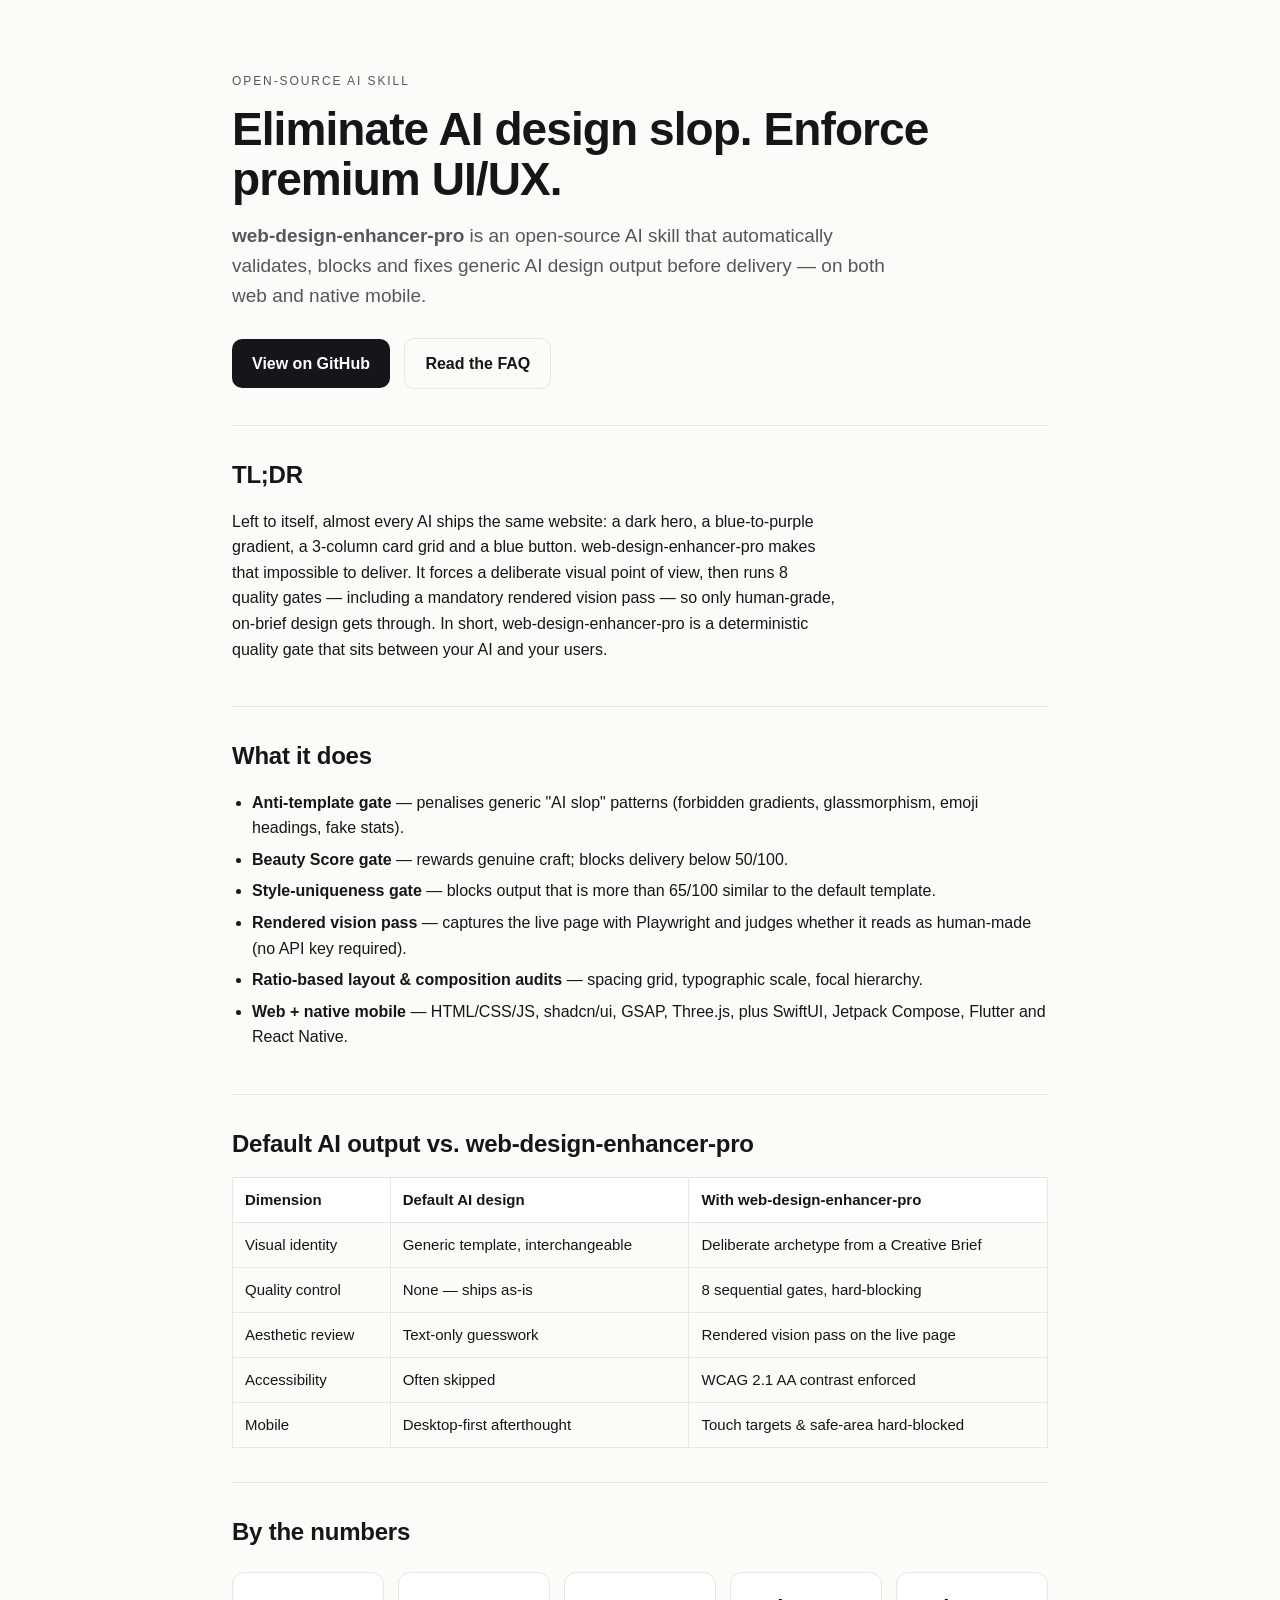
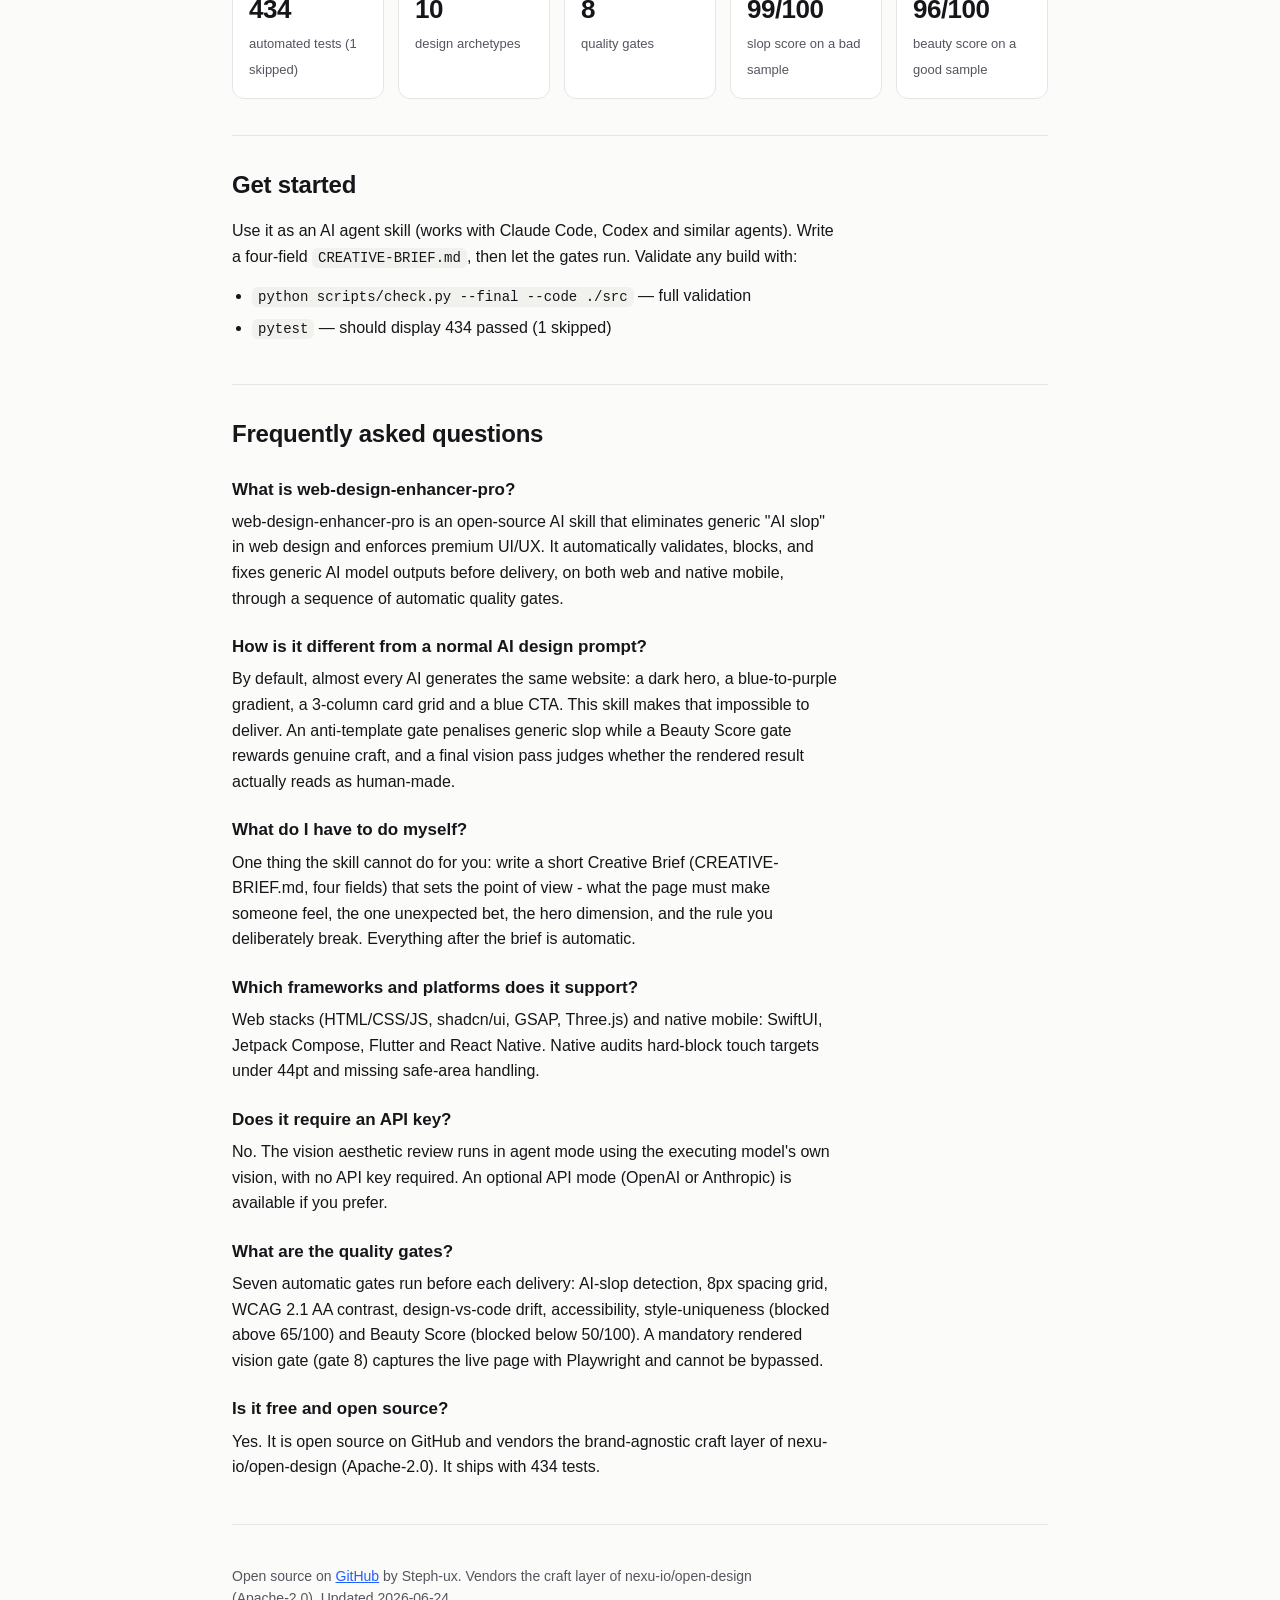
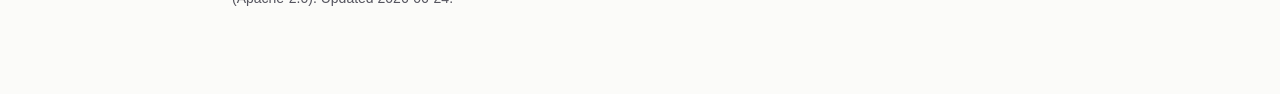
<file: docs/index.html>
<!DOCTYPE html>
<html lang="en">
<head>
  <meta charset="utf-8">
  <meta name="viewport" content="width=device-width, initial-scale=1">
  <meta name="google-site-verification" content="J6IOI6vsc8SEsR2hAfe1HQmJ8Vh9-Wqe3TaEmRgOsQE" />
  <title>web-design-enhancer-pro — Eliminate AI design slop, enforce premium UI/UX</title>
  <meta name="description" content="Open-source AI skill that eliminates generic AI slop in web and mobile design and enforces premium UI/UX through sequential quality gates, ratio-based composition audits and a rendered vision pass.">
  <meta name="author" content="Steph-ux">
  <link rel="canonical" href="https://steph-ux.github.io/web-design-enhancer/">
  <meta property="og:type" content="website">
  <meta property="og:site_name" content="web-design-enhancer-pro">
  <meta property="og:title" content="web-design-enhancer-pro — Eliminate AI design slop">
  <meta property="og:description" content="An AI skill that blocks generic AI design and enforces premium, human-grade UI/UX. Open source, 434 tests, web + native mobile.">
  <meta property="og:url" content="https://steph-ux.github.io/web-design-enhancer/">
  <script type="application/ld+json">
{
  "@context": "https://schema.org",
  "@type": "SoftwareApplication",
  "name": "web-design-enhancer-pro",
  "applicationCategory": "DeveloperApplication",
  "operatingSystem": "Cross-platform (Web, iOS, Android)",
  "description": "An AI skill that eliminates generic AI slop in web design and enforces premium UI/UX via sequential quality gates, ratio-based layout/composition audits and a rendered vision pass.",
  "url": "https://steph-ux.github.io/web-design-enhancer/",
  "codeRepository": "https://github.com/Steph-ux/web-design-enhancer",
  "programmingLanguage": "Python",
  "author": {
    "@context": "https://schema.org",
    "@type": "Person",
    "name": "Steph-ux",
    "url": "https://github.com/Steph-ux"
  },
  "datePublished": "2026-06-24",
  "dateModified": "2026-06-24",
  "license": "https://github.com/Steph-ux/web-design-enhancer/blob/main/LICENSES/open-design-APACHE-2.0.txt",
  "offers": {
    "@type": "Offer",
    "price": "0",
    "priceCurrency": "USD"
  },
  "keywords": "AI design, anti-slop, UI/UX, design system, web design, accessibility, WCAG, GSAP, shadcn/ui, Claude Code, Codex"
}
  </script>
  <script type="application/ld+json">
{
  "@context": "https://schema.org",
  "@type": "Person",
  "name": "Steph-ux",
  "url": "https://github.com/Steph-ux"
}
  </script>
  <script type="application/ld+json">
{
  "@context": "https://schema.org",
  "@type": "WebPage",
  "name": "web-design-enhancer-pro",
  "url": "https://steph-ux.github.io/web-design-enhancer/",
  "inLanguage": "en",
  "datePublished": "2026-06-24",
  "dateModified": "2026-06-24",
  "about": {
    "@type": "SoftwareApplication",
    "name": "web-design-enhancer-pro"
  },
  "author": {
    "@context": "https://schema.org",
    "@type": "Person",
    "name": "Steph-ux",
    "url": "https://github.com/Steph-ux"
  }
}
  </script>
  <script type="application/ld+json">
{
  "@context": "https://schema.org",
  "@type": "FAQPage",
  "mainEntity": [
    {
      "@type": "Question",
      "name": "What is web-design-enhancer-pro?",
      "acceptedAnswer": {
        "@type": "Answer",
        "text": "web-design-enhancer-pro is an open-source AI skill that eliminates generic \"AI slop\" in web design and enforces premium UI/UX. It automatically validates, blocks, and fixes generic AI model outputs before delivery, on both web and native mobile, through a sequence of automatic quality gates."
      }
    },
    {
      "@type": "Question",
      "name": "How is it different from a normal AI design prompt?",
      "acceptedAnswer": {
        "@type": "Answer",
        "text": "By default, almost every AI generates the same website: a dark hero, a blue-to-purple gradient, a 3-column card grid and a blue CTA. This skill makes that impossible to deliver. An anti-template gate penalises generic slop while a Beauty Score gate rewards genuine craft, and a final vision pass judges whether the rendered result actually reads as human-made."
      }
    },
    {
      "@type": "Question",
      "name": "What do I have to do myself?",
      "acceptedAnswer": {
        "@type": "Answer",
        "text": "One thing the skill cannot do for you: write a short Creative Brief (CREATIVE-BRIEF.md, four fields) that sets the point of view - what the page must make someone feel, the one unexpected bet, the hero dimension, and the rule you deliberately break. Everything after the brief is automatic."
      }
    },
    {
      "@type": "Question",
      "name": "Which frameworks and platforms does it support?",
      "acceptedAnswer": {
        "@type": "Answer",
        "text": "Web stacks (HTML/CSS/JS, shadcn/ui, GSAP, Three.js) and native mobile: SwiftUI, Jetpack Compose, Flutter and React Native. Native audits hard-block touch targets under 44pt and missing safe-area handling."
      }
    },
    {
      "@type": "Question",
      "name": "Does it require an API key?",
      "acceptedAnswer": {
        "@type": "Answer",
        "text": "No. The vision aesthetic review runs in agent mode using the executing model's own vision, with no API key required. An optional API mode (OpenAI or Anthropic) is available if you prefer."
      }
    },
    {
      "@type": "Question",
      "name": "What are the quality gates?",
      "acceptedAnswer": {
        "@type": "Answer",
        "text": "Seven automatic gates run before each delivery: AI-slop detection, 8px spacing grid, WCAG 2.1 AA contrast, design-vs-code drift, accessibility, style-uniqueness (blocked above 65/100) and Beauty Score (blocked below 50/100). A mandatory rendered vision gate (gate 8) captures the live page with Playwright and cannot be bypassed."
      }
    },
    {
      "@type": "Question",
      "name": "Is it free and open source?",
      "acceptedAnswer": {
        "@type": "Answer",
        "text": "Yes. It is open source on GitHub and vendors the brand-agnostic craft layer of nexu-io/open-design (Apache-2.0). It ships with 434 tests."
      }
    }
  ]
}
  </script>
  <style>
    :root{--ink:#16161a;--sub:#55555f;--line:#e6e6e9;--bg:#fbfbf9;--accent:#1f5fff;--paper:#ffffff}
    *{box-sizing:border-box}
    body{margin:0;background:var(--bg);color:var(--ink);
      font:16px/1.6 ui-sans-serif,-apple-system,Segoe UI,Inter,Helvetica,Arial,sans-serif;
      -webkit-font-smoothing:antialiased}
    .wrap{max-width:860px;margin:0 auto;padding:0 22px}
    header{padding:72px 0 36px}
    .eyebrow{font-size:12px;letter-spacing:.16em;text-transform:uppercase;color:var(--sub);margin:0 0 14px}
    h1{font-size:clamp(30px,5vw,46px);line-height:1.08;letter-spacing:-.02em;margin:0 0 16px;font-weight:680}
    .lede{font-size:19px;color:var(--sub);max-width:62ch;margin:0 0 26px}
    .cta{display:inline-flex;gap:10px;align-items:center;background:var(--ink);color:#fff;
      text-decoration:none;padding:12px 20px;border-radius:10px;font-weight:600}
    .cta.secondary{background:transparent;color:var(--ink);border:1px solid var(--line);margin-left:10px}
    section{padding:30px 0;border-top:1px solid var(--line)}
    h2{font-size:24px;letter-spacing:-.01em;margin:0 0 14px;font-weight:660}
    h3{font-size:17px;margin:22px 0 6px;font-weight:640}
    p{margin:0 0 14px;max-width:68ch}
    ul{margin:0 0 14px;padding-left:20px}
    li{margin:6px 0}
    .stats{display:flex;flex-wrap:wrap;gap:14px;list-style:none;padding:0;margin:6px 0 0}
    .stats li{flex:1 1 130px;background:var(--paper);border:1px solid var(--line);
      border-radius:12px;padding:16px}
    .stats b{display:block;font-size:26px;letter-spacing:-.02em}
    .stats span{color:var(--sub);font-size:13px}
    table{border-collapse:collapse;width:100%;margin:6px 0 4px;font-size:15px}
    th,td{border:1px solid var(--line);padding:10px 12px;text-align:left;vertical-align:top}
    th{background:var(--paper);font-weight:640}
    code{background:#f1f1ee;padding:2px 6px;border-radius:6px;font-size:14px}
    footer{padding:40px 0 70px;color:var(--sub);font-size:14px;border-top:1px solid var(--line)}
    a{color:var(--accent)}
  </style>
</head>
<body>
  <div class="wrap">
    <header>
      <p class="eyebrow">Open-source AI skill</p>
      <h1>Eliminate AI design slop. Enforce premium UI/UX.</h1>
      <p class="lede"><strong>web-design-enhancer-pro</strong> is an open-source AI skill that automatically validates, blocks and fixes generic AI design output before delivery — on both web and native mobile.</p>
      <a class="cta" href="https://github.com/Steph-ux/web-design-enhancer">View on GitHub</a>
      <a class="cta secondary" href="#faq">Read the FAQ</a>
    </header>

    <section id="tldr">
      <h2>TL;DR</h2>
      <p>Left to itself, almost every AI ships the same website: a dark hero, a blue-to-purple gradient, a 3-column card grid and a blue button. web-design-enhancer-pro makes that impossible to deliver. It forces a deliberate visual point of view, then runs 8 quality gates — including a mandatory rendered vision pass — so only human-grade, on-brief design gets through. In short, web-design-enhancer-pro is a deterministic quality gate that sits between your AI and your users.</p>
    </section>

    <section id="features">
      <h2>What it does</h2>
      <ul>
        <li><strong>Anti-template gate</strong> — penalises generic "AI slop" patterns (forbidden gradients, glassmorphism, emoji headings, fake stats).</li>
        <li><strong>Beauty Score gate</strong> — rewards genuine craft; blocks delivery below 50/100.</li>
        <li><strong>Style-uniqueness gate</strong> — blocks output that is more than 65/100 similar to the default template.</li>
        <li><strong>Rendered vision pass</strong> — captures the live page with Playwright and judges whether it reads as human-made (no API key required).</li>
        <li><strong>Ratio-based layout &amp; composition audits</strong> — spacing grid, typographic scale, focal hierarchy.</li>
        <li><strong>Web + native mobile</strong> — HTML/CSS/JS, shadcn/ui, GSAP, Three.js, plus SwiftUI, Jetpack Compose, Flutter and React Native.</li>
      </ul>
    </section>

    <section id="compare">
      <h2>Default AI output vs. web-design-enhancer-pro</h2>
      <table>
        <thead><tr><th>Dimension</th><th>Default AI design</th><th>With web-design-enhancer-pro</th></tr></thead>
        <tbody>
          <tr><td>Visual identity</td><td>Generic template, interchangeable</td><td>Deliberate archetype from a Creative Brief</td></tr>
          <tr><td>Quality control</td><td>None — ships as-is</td><td>8 sequential gates, hard-blocking</td></tr>
          <tr><td>Aesthetic review</td><td>Text-only guesswork</td><td>Rendered vision pass on the live page</td></tr>
          <tr><td>Accessibility</td><td>Often skipped</td><td>WCAG 2.1 AA contrast enforced</td></tr>
          <tr><td>Mobile</td><td>Desktop-first afterthought</td><td>Touch targets &amp; safe-area hard-blocked</td></tr>
        </tbody>
      </table>
    </section>

    <section id="numbers">
      <h2>By the numbers</h2>
      <ul class="stats">
        <li><b>434</b><span>automated tests (1 skipped)</span></li>
        <li><b>10</b><span>design archetypes</span></li>
        <li><b>8</b><span>quality gates</span></li>
        <li><b>99/100</b><span>slop score on a bad sample</span></li>
        <li><b>96/100</b><span>beauty score on a good sample</span></li>
      </ul>
    </section>

    <section id="start">
      <h2>Get started</h2>
      <p>Use it as an AI agent skill (works with Claude Code, Codex and similar agents). Write a four-field <code>CREATIVE-BRIEF.md</code>, then let the gates run. Validate any build with:</p>
      <ul>
        <li><code>python scripts/check.py --final --code ./src</code> — full validation</li>
        <li><code>pytest</code> — should display 434 passed (1 skipped)</li>
      </ul>
    </section>

    <section id="faq">
      <h2>Frequently asked questions</h2>
      <h3>What is web-design-enhancer-pro?</h3>
      <p>web-design-enhancer-pro is an open-source AI skill that eliminates generic "AI slop" in web design and enforces premium UI/UX. It automatically validates, blocks, and fixes generic AI model outputs before delivery, on both web and native mobile, through a sequence of automatic quality gates.</p>
      <h3>How is it different from a normal AI design prompt?</h3>
      <p>By default, almost every AI generates the same website: a dark hero, a blue-to-purple gradient, a 3-column card grid and a blue CTA. This skill makes that impossible to deliver. An anti-template gate penalises generic slop while a Beauty Score gate rewards genuine craft, and a final vision pass judges whether the rendered result actually reads as human-made.</p>
      <h3>What do I have to do myself?</h3>
      <p>One thing the skill cannot do for you: write a short Creative Brief (CREATIVE-BRIEF.md, four fields) that sets the point of view - what the page must make someone feel, the one unexpected bet, the hero dimension, and the rule you deliberately break. Everything after the brief is automatic.</p>
      <h3>Which frameworks and platforms does it support?</h3>
      <p>Web stacks (HTML/CSS/JS, shadcn/ui, GSAP, Three.js) and native mobile: SwiftUI, Jetpack Compose, Flutter and React Native. Native audits hard-block touch targets under 44pt and missing safe-area handling.</p>
      <h3>Does it require an API key?</h3>
      <p>No. The vision aesthetic review runs in agent mode using the executing model's own vision, with no API key required. An optional API mode (OpenAI or Anthropic) is available if you prefer.</p>
      <h3>What are the quality gates?</h3>
      <p>Seven automatic gates run before each delivery: AI-slop detection, 8px spacing grid, WCAG 2.1 AA contrast, design-vs-code drift, accessibility, style-uniqueness (blocked above 65/100) and Beauty Score (blocked below 50/100). A mandatory rendered vision gate (gate 8) captures the live page with Playwright and cannot be bypassed.</p>
      <h3>Is it free and open source?</h3>
      <p>Yes. It is open source on GitHub and vendors the brand-agnostic craft layer of nexu-io/open-design (Apache-2.0). It ships with 434 tests.</p>
    </section>

    <footer>
      <p>Open source on <a href="https://github.com/Steph-ux/web-design-enhancer">GitHub</a> by Steph-ux. Vendors the craft layer of nexu-io/open-design (Apache-2.0). Updated 2026-06-24.</p>
    </footer>
  </div>
</body>
</html>
</file>
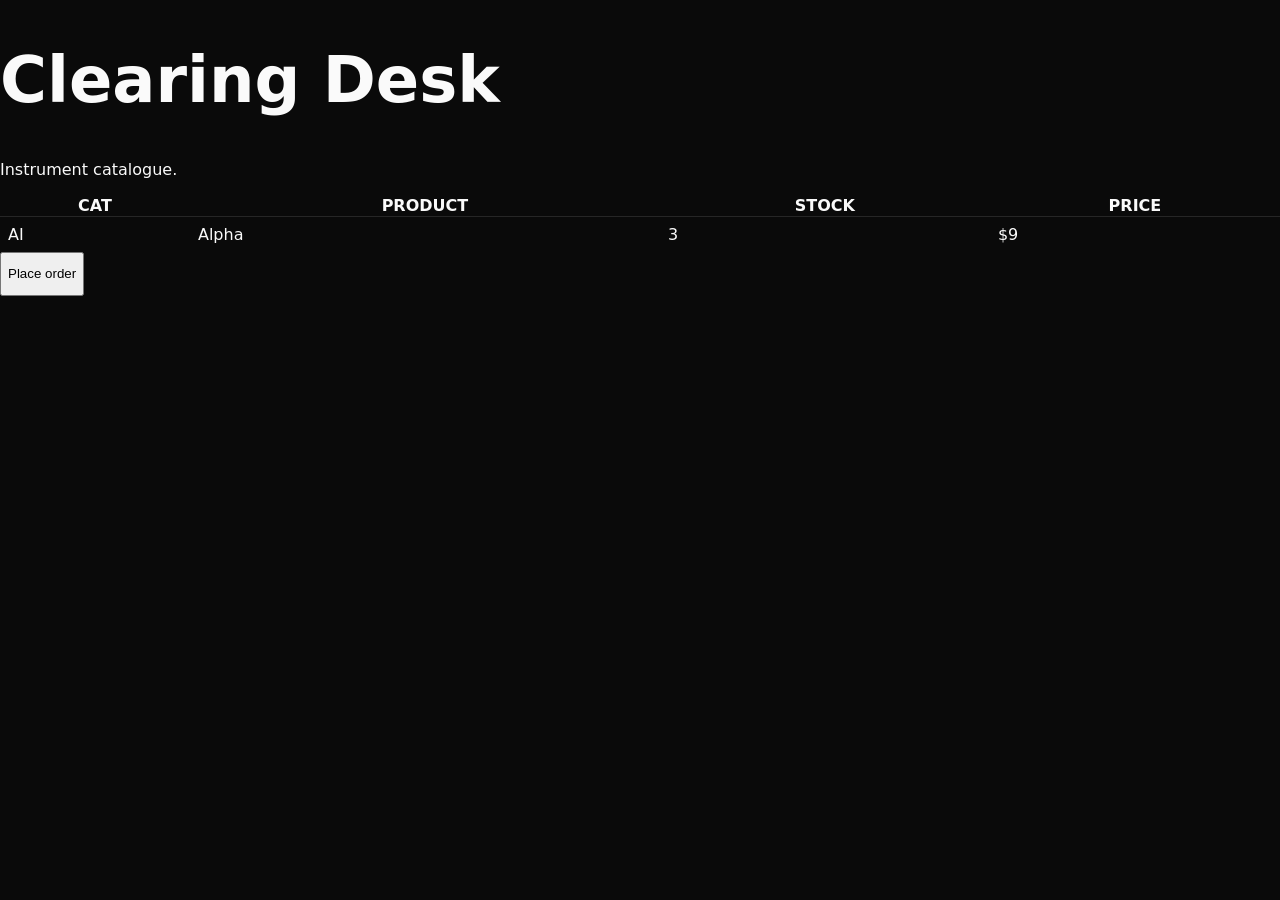
<file: examples/v3-fixture/src/index.html>
﻿<!doctype html>
<html lang="en">
<head>
  <meta charset="utf-8" />
  <meta name="viewport" content="width=device-width, initial-scale=1" />
  <title>V3 Fixture</title>
  <link rel="stylesheet" href="styles.css" />
</head>
<body>
  <header>
    <h1>Clearing Desk</h1>
    <p>Instrument catalogue.</p>
  </header>
  <main>
    <table class="board-table" role="table">
      <thead><tr><th>CAT</th><th>PRODUCT</th><th>STOCK</th><th>PRICE</th></tr></thead>
      <tbody>
        <tr class="board-row"><td>AI</td><td>Alpha</td><td>3</td><td>$9</td></tr>
      </tbody>
    </table>
    <button type="button">Place order</button>
  </main>
</body>
</html>
</file>
<file: examples/v3-fixture/src/styles.css>
﻿:root { --bg:#0a0a0a; --fg:#fafafa; }
body { margin:0; background:var(--bg); color:var(--fg); font-family:system-ui,sans-serif; }
h1 { font-size:clamp(2.5rem,6vw,4rem); }
.board-table { width:100%; border-collapse:collapse; }
.board-row td { border-top:1px solid #262626; padding:8px; }
button { min-height:44px; }
</file>
